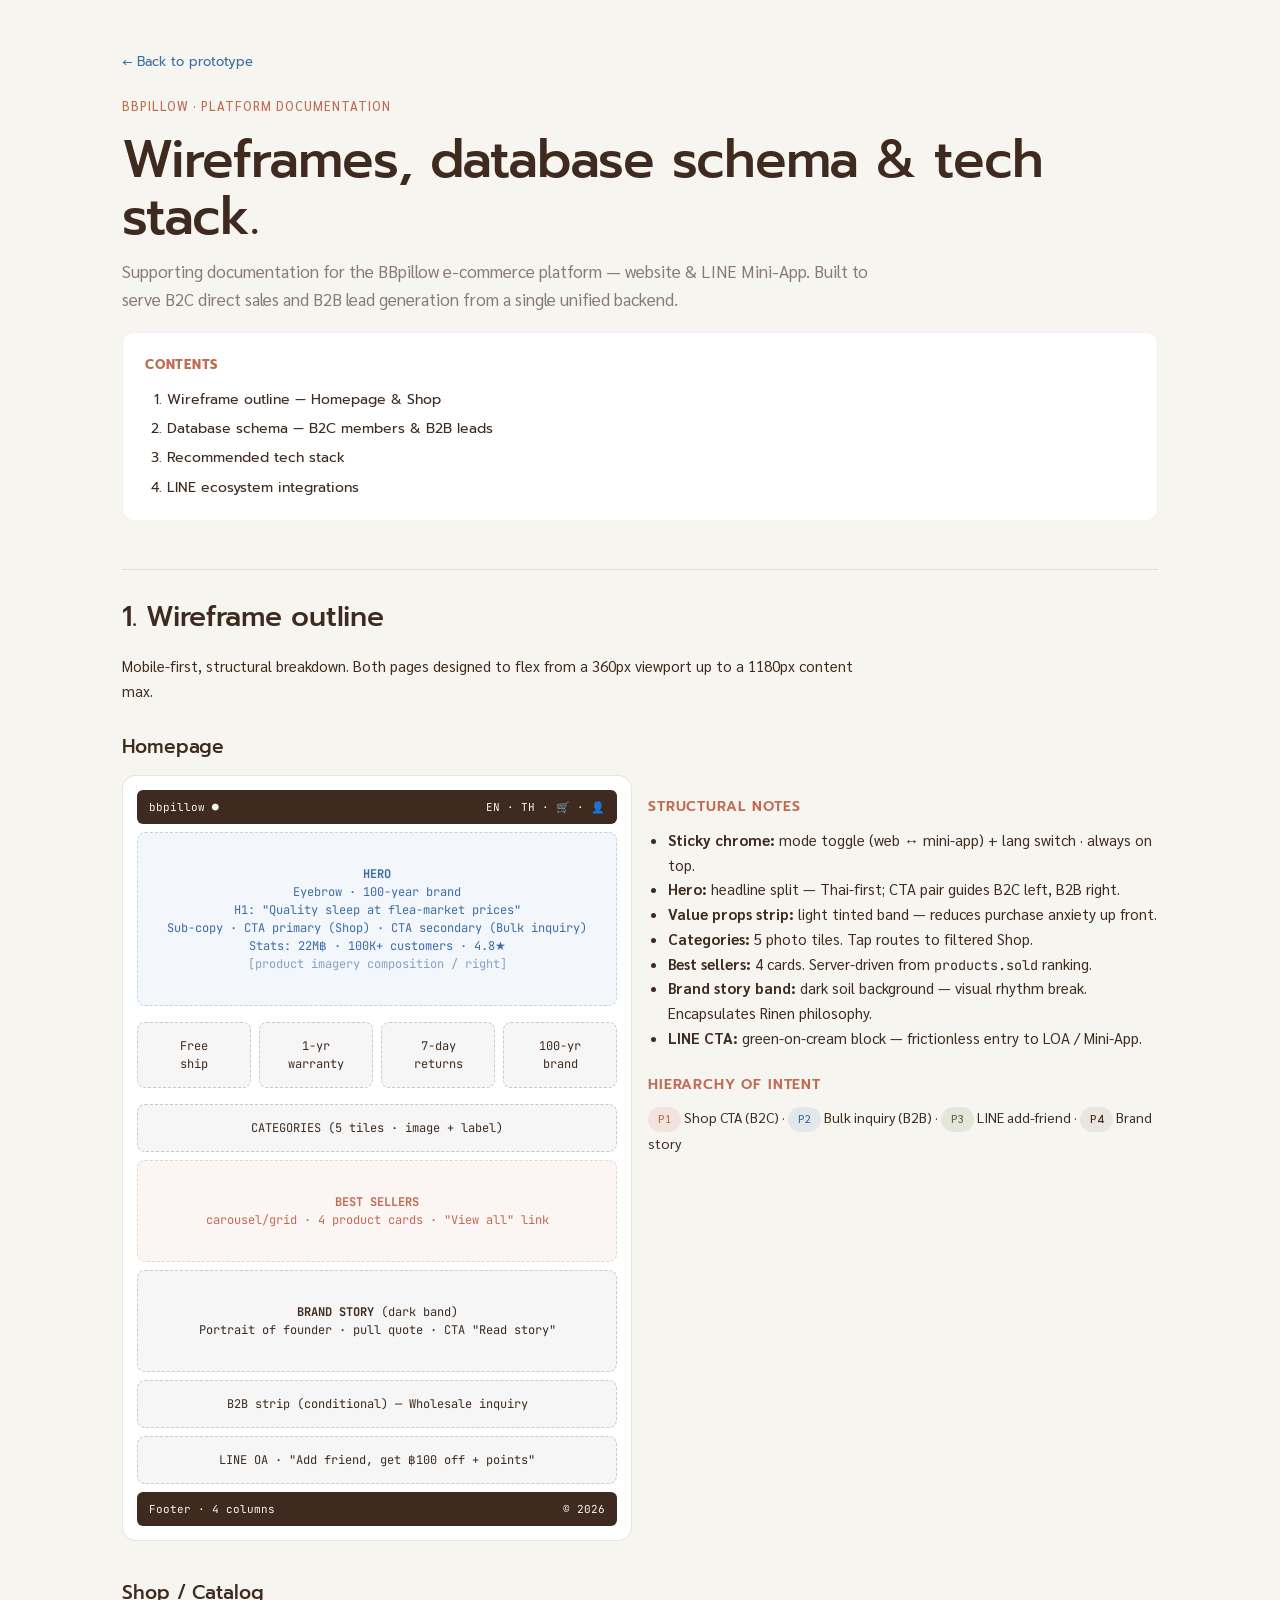
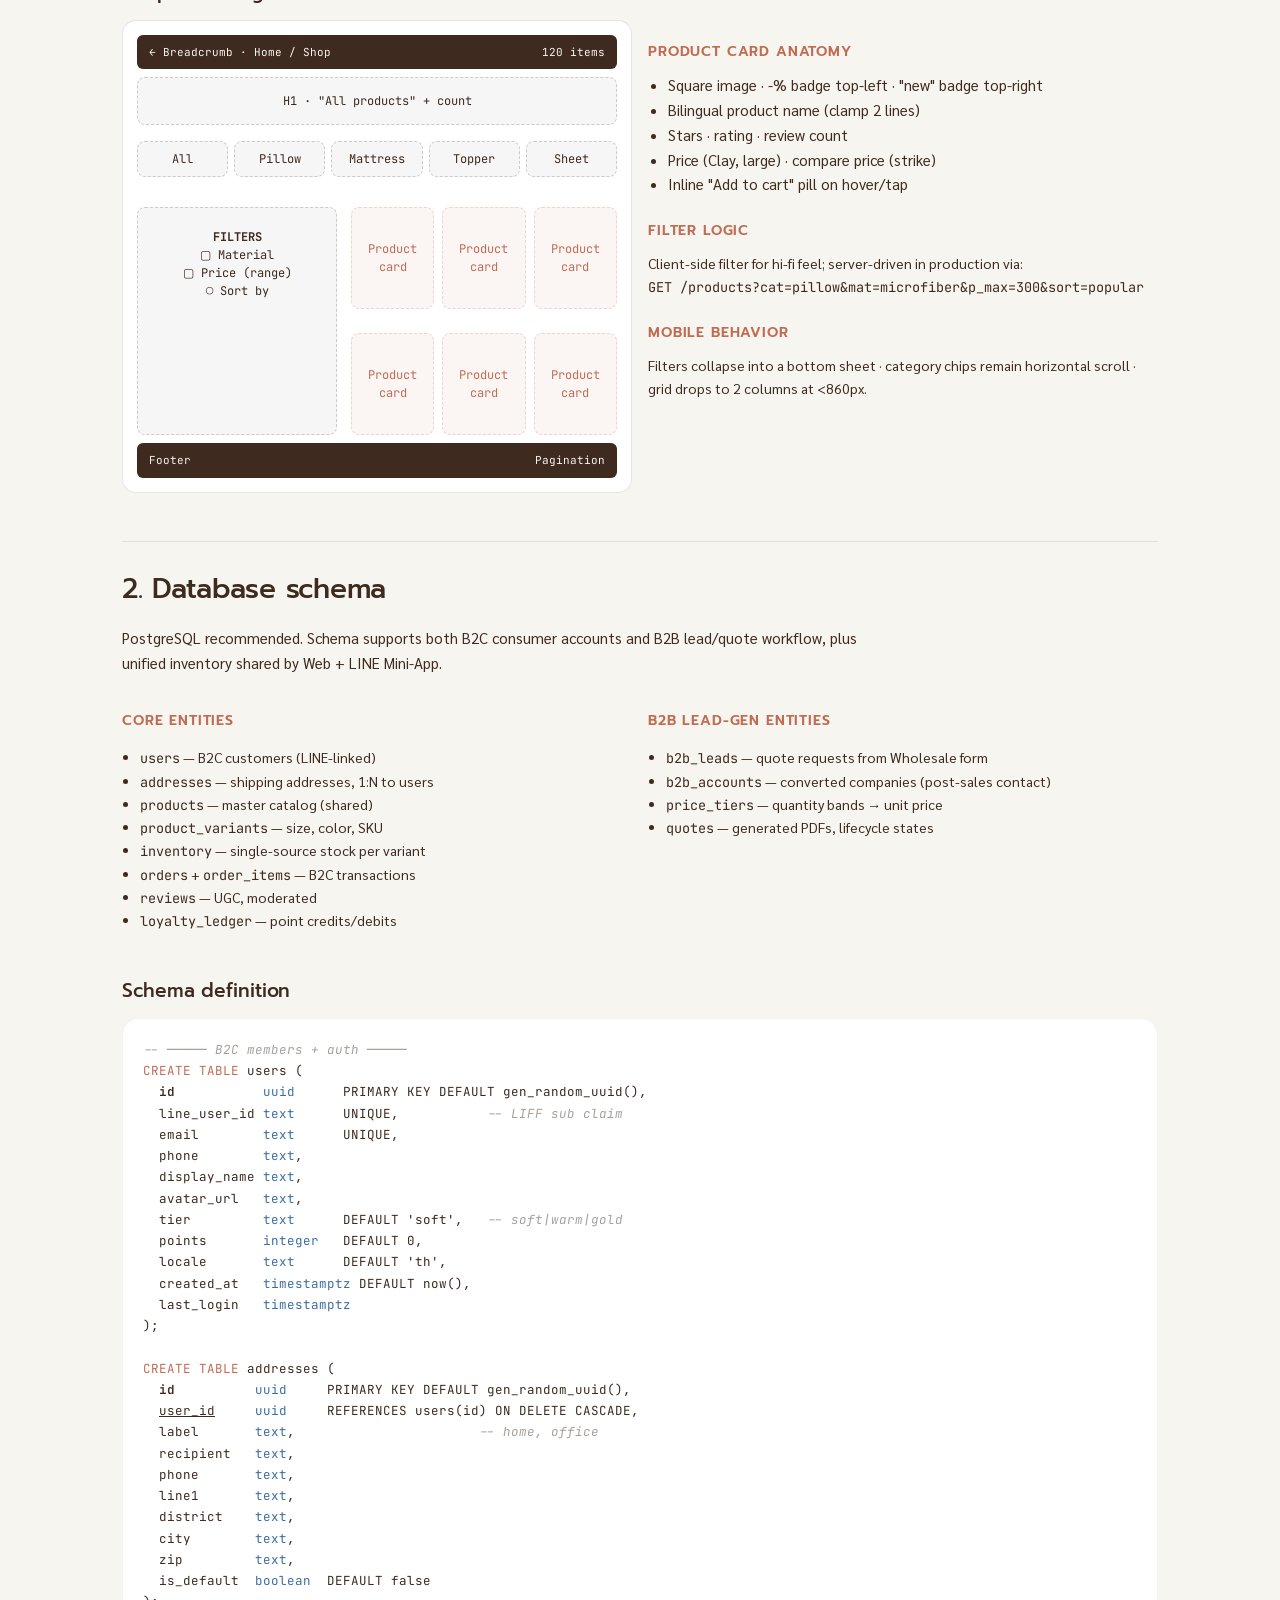
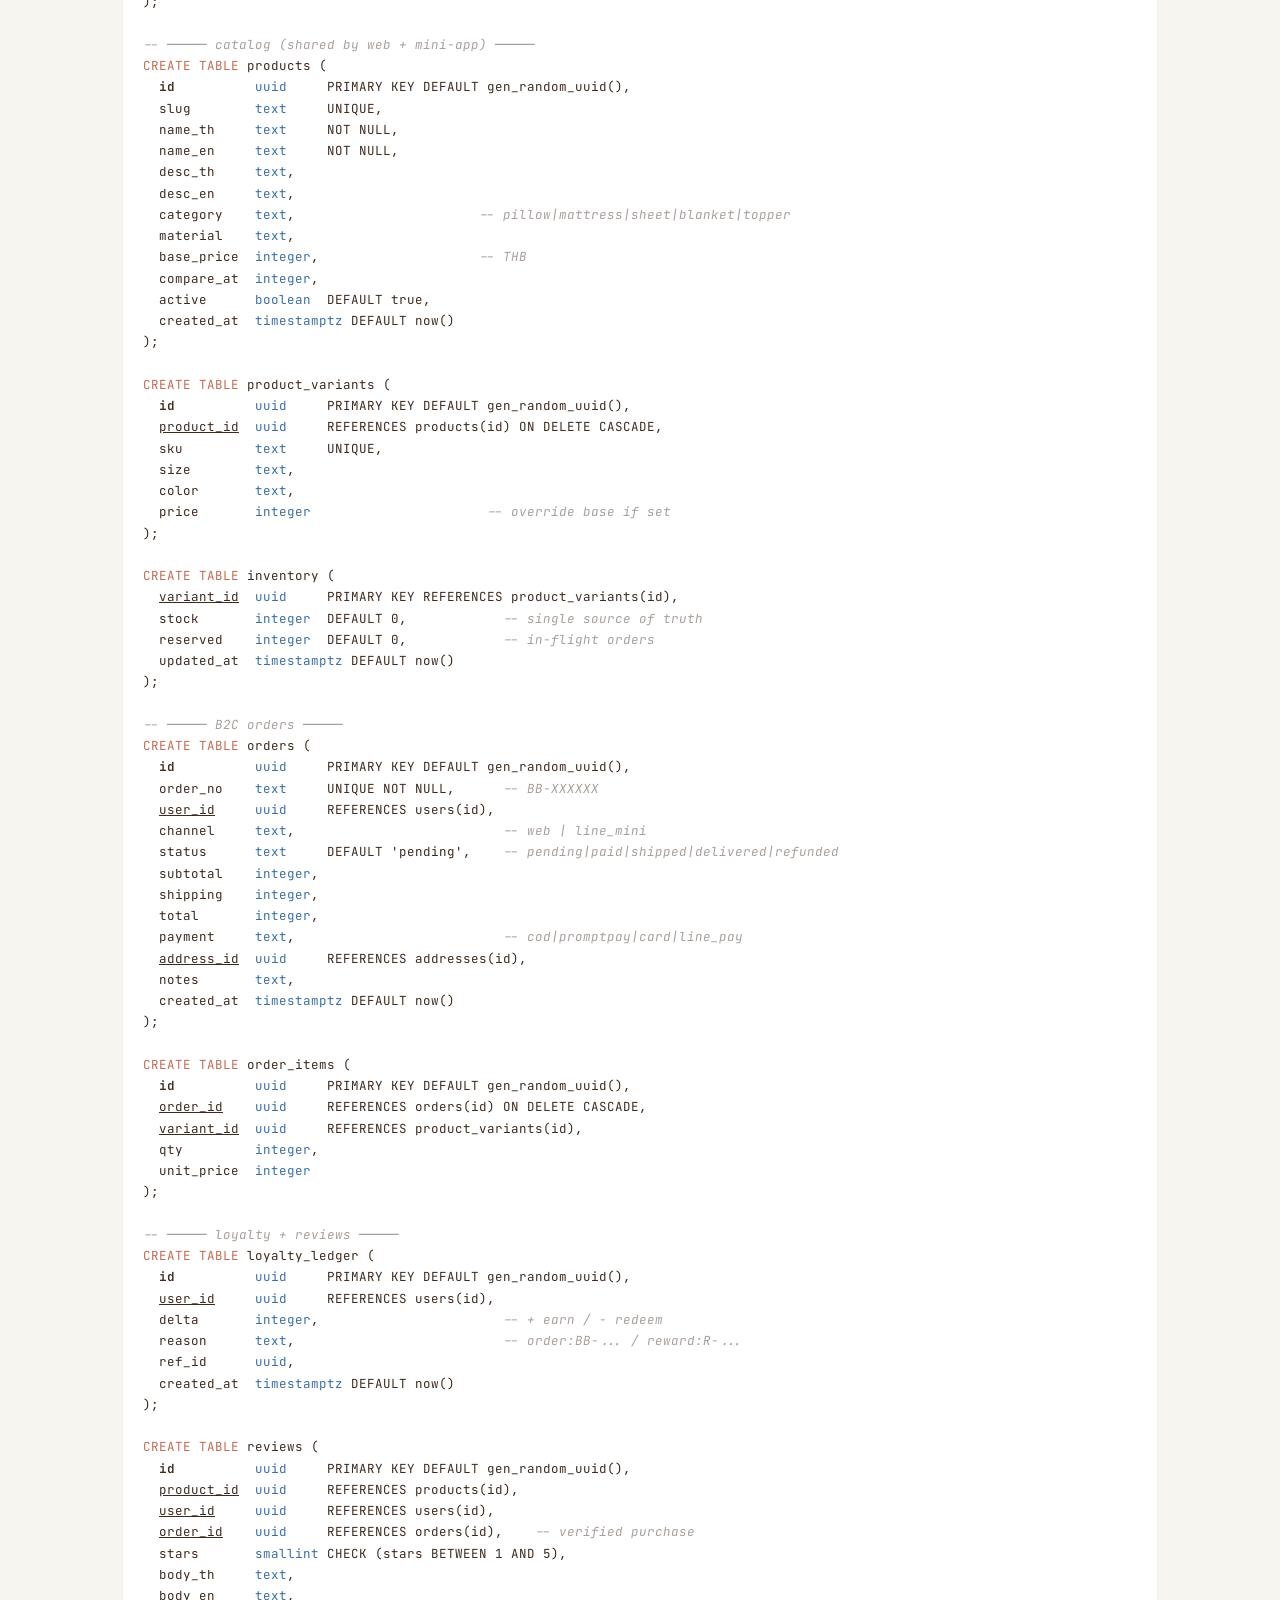
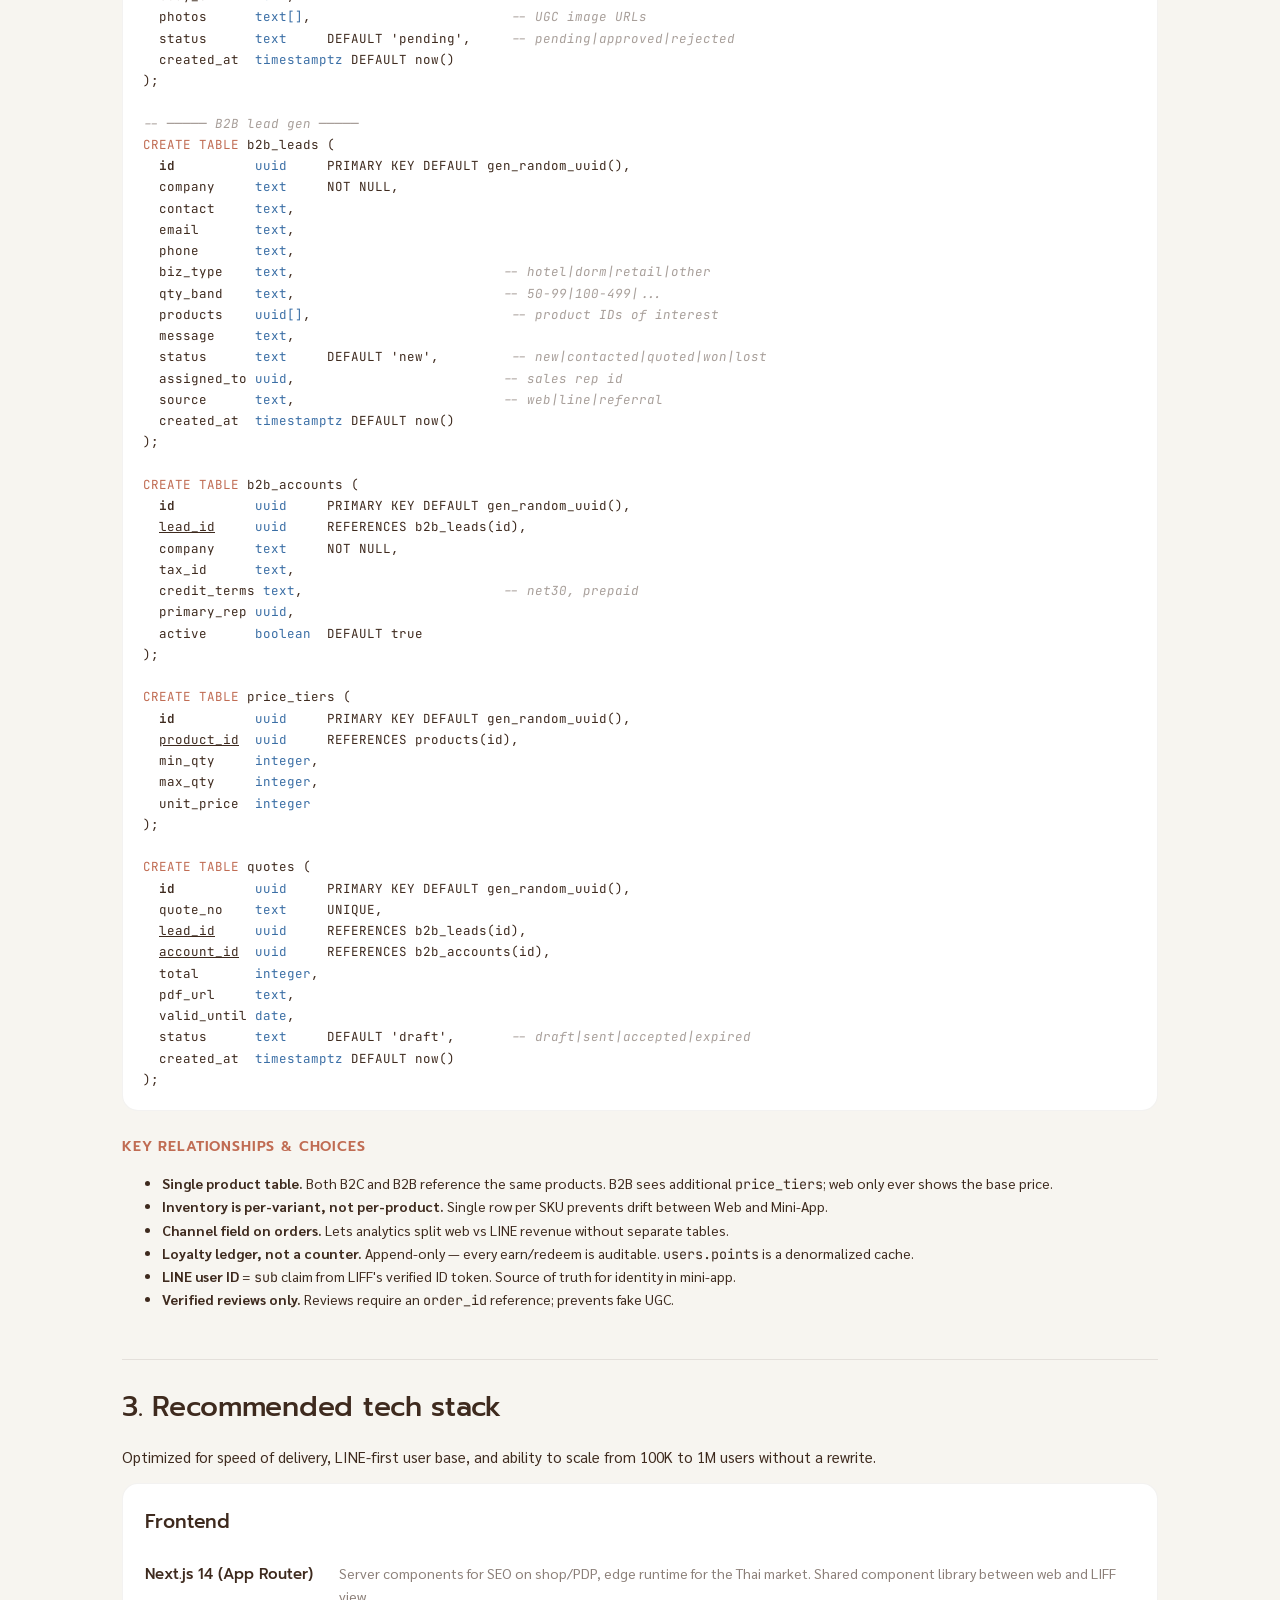
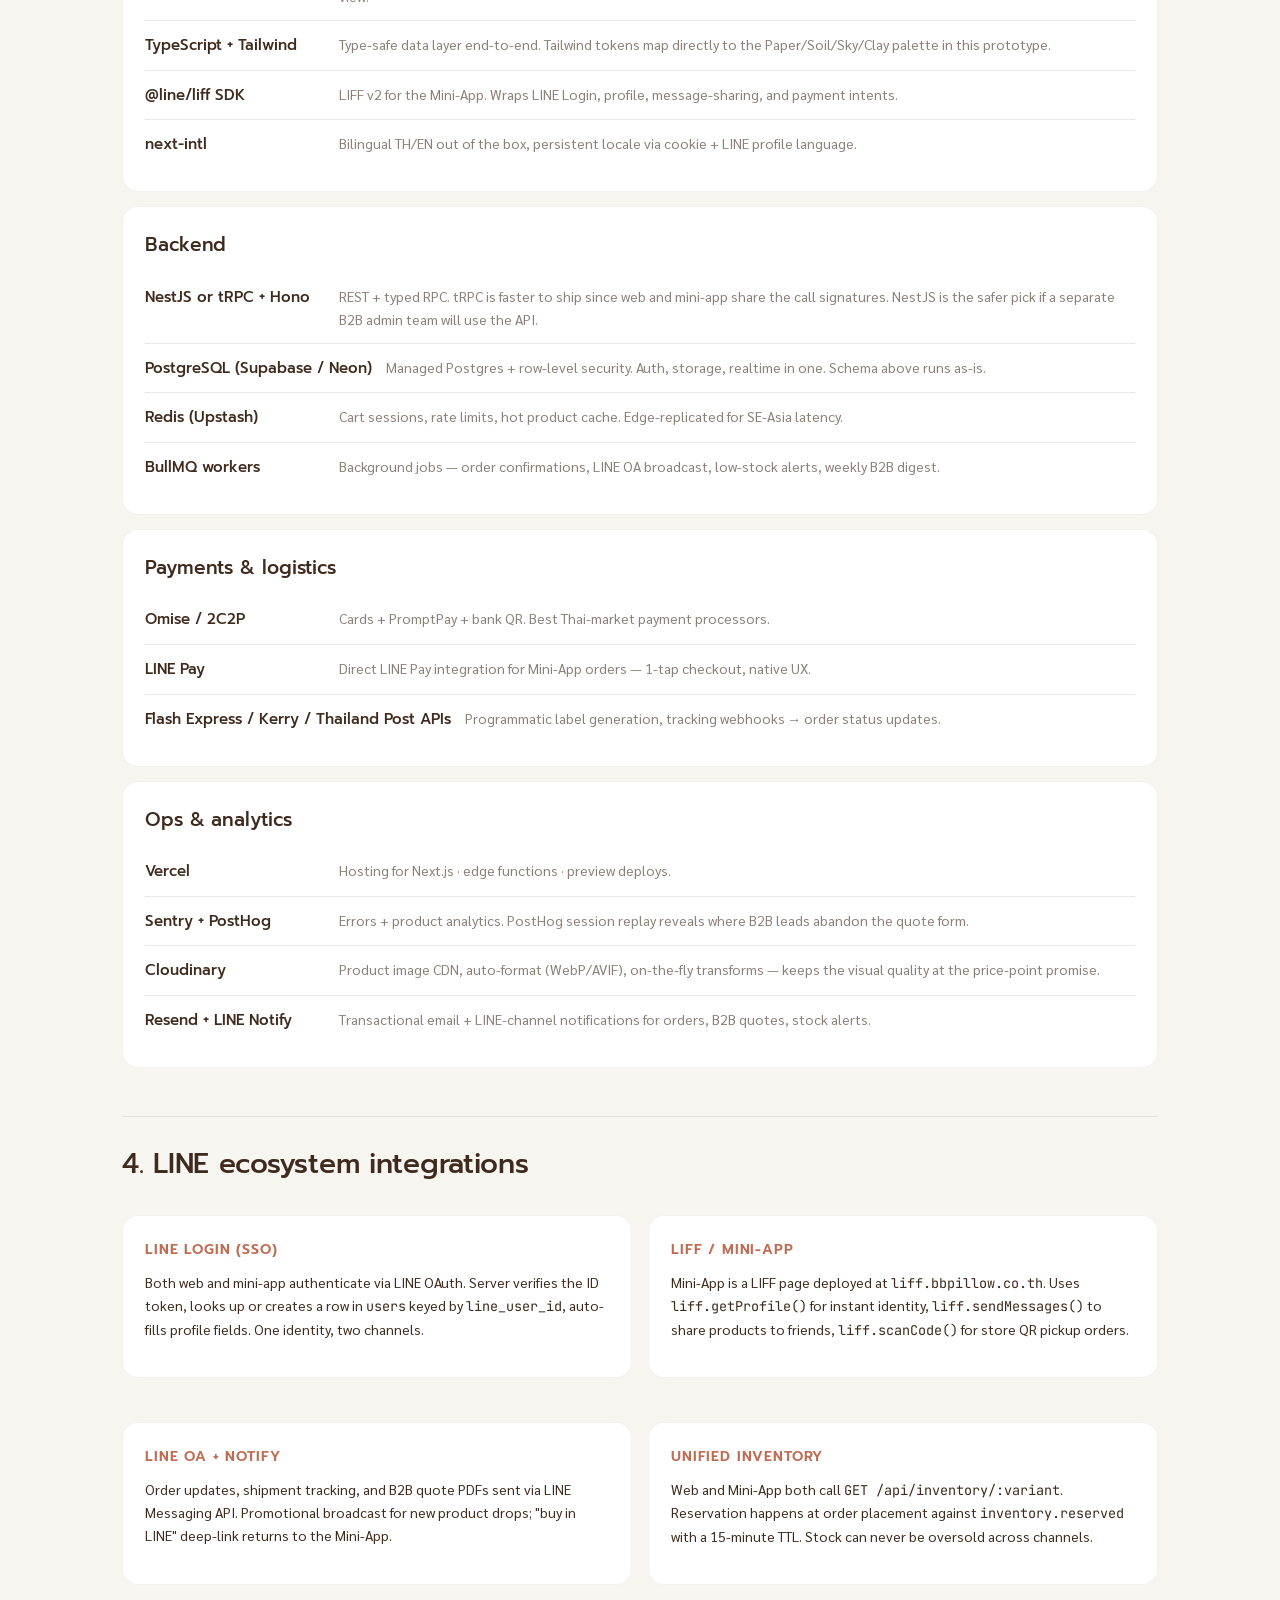
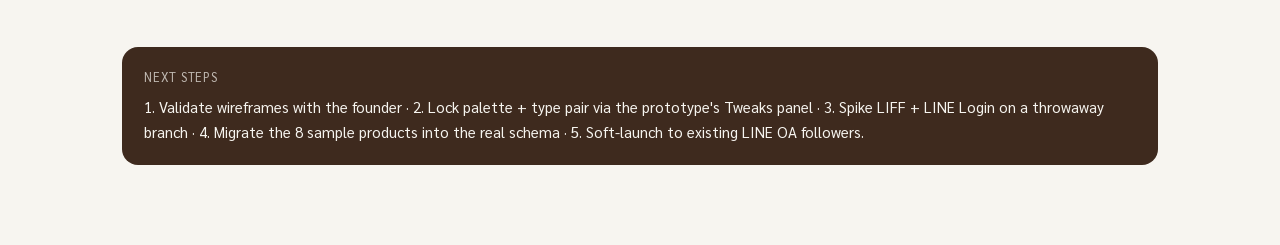
<file: Specs.html>
<!DOCTYPE html>
<html lang="en">
<head>
  <meta charset="UTF-8"/>
  <meta name="viewport" content="width=device-width, initial-scale=1"/>
  <title>BBpillow — Platform Specs</title>
  <link rel="preconnect" href="https://fonts.googleapis.com"/>
  <link rel="preconnect" href="https://fonts.gstatic.com" crossorigin/>
  <link href="https://fonts.googleapis.com/css2?family=Prompt:wght@400;500;600;700&family=Sarabun:wght@300;400;500;600&family=JetBrains+Mono:wght@400;500&display=swap" rel="stylesheet"/>
  <style>
    :root {
      --paper: #F7F5F0; --soil: #3E2A1E; --sky: #3A6EA5; --clay: #C06C53; --sage: #5d6a3f;
      --mute: rgba(62,42,30,.6); --line: rgba(62,42,30,.1);
    }
    * { box-sizing: border-box; }
    html, body { margin: 0; padding: 0; }
    body {
      background: var(--paper); color: var(--soil);
      font-family: "Sarabun", sans-serif;
      -webkit-font-smoothing: antialiased;
      font-size: 15px; line-height: 1.65;
    }
    .wrap { max-width: 1100px; margin: 0 auto; padding: 48px 32px 80px; }
    h1 { font-family: "Prompt", sans-serif; font-size: clamp(36px, 5vw, 52px); font-weight: 500;
         letter-spacing: -0.02em; line-height: 1.1; margin: 0 0 12px; }
    h2 { font-family: "Prompt", sans-serif; font-size: 28px; font-weight: 500; letter-spacing: -0.01em;
         margin: 48px 0 14px; padding-top: 24px; border-top: 1px solid var(--line); }
    h3 { font-family: "Prompt", sans-serif; font-size: 19px; font-weight: 500; letter-spacing: -0.005em;
         margin: 28px 0 12px; }
    h4 { font-family: "Prompt", sans-serif; font-size: 14px; font-weight: 600; letter-spacing: .06em;
         text-transform: uppercase; color: var(--clay); margin: 20px 0 10px; }
    p { margin: 0 0 14px; max-width: 760px; }
    .eyebrow { font-size: 12.5px; font-weight: 500; letter-spacing: .08em; text-transform: uppercase;
               color: var(--clay); margin-bottom: 14px; }
    a { color: var(--sky); }
    code, .mono { font-family: "JetBrains Mono", monospace; font-size: 13.5px; }
    .card { background: #fff; border-radius: 16px; padding: 22px; border: 1px solid rgba(62,42,30,.06); margin: 14px 0; }
    .grid-2 { display: grid; grid-template-columns: 1fr 1fr; gap: 16px; }
    .grid-3 { display: grid; grid-template-columns: repeat(3, 1fr); gap: 14px; }
    @media (max-width: 760px) { .grid-2, .grid-3 { grid-template-columns: 1fr; } }
    .pill { display: inline-flex; align-items: center; gap: 6px;
            padding: 3px 10px; border-radius: 999px; font-size: 11.5px; font-weight: 500;
            background: rgba(58,110,165,.1); color: var(--sky); font-family: "Sarabun", sans-serif; }
    .pill.clay { background: rgba(192,108,83,.12); color: var(--clay); }
    .pill.sage { background: rgba(120,135,90,.14); color: var(--sage); }
    .pill.soil { background: rgba(62,42,30,.08); color: var(--soil); }
    table { width: 100%; border-collapse: collapse; font-size: 13.5px; margin: 12px 0; }
    th, td { text-align: left; padding: 10px 12px; border-bottom: 1px solid var(--line); }
    th { font-family: "Prompt", sans-serif; font-weight: 500; font-size: 12.5px;
         color: var(--mute); letter-spacing: .04em; text-transform: uppercase; }
    .schema {
      background: #fff; border-radius: 16px; padding: 20px; border: 1px solid rgba(62,42,30,.06);
      font-family: "JetBrains Mono", monospace; font-size: 12.5px; line-height: 1.7;
      overflow-x: auto; white-space: pre;
    }
    .schema .k { color: var(--clay); }
    .schema .c { color: rgba(62,42,30,.45); font-style: italic; }
    .schema .t { color: var(--sky); }
    .schema .pk { font-weight: 600; }
    .schema .fk { text-decoration: underline; }
    /* Wireframe */
    .wf { background: #fff; border: 1.5px solid rgba(62,42,30,.12); border-radius: 14px; padding: 14px;
          font-family: "JetBrains Mono", monospace; font-size: 12px; color: var(--soil); }
    .wf-block { background: rgba(62,42,30,.04); border: 1px dashed rgba(62,42,30,.22); border-radius: 8px;
                padding: 14px; margin: 8px 0; text-align: center; line-height: 1.5; }
    .wf-block.tall { padding: 32px 14px; }
    .wf-block.tall.sky { background: rgba(58,110,165,.06); border-color: rgba(58,110,165,.25); color: var(--sky); }
    .wf-block.tall.clay { background: rgba(192,108,83,.07); border-color: rgba(192,108,83,.25); color: var(--clay); }
    .wf-row { display: grid; gap: 8px; }
    .wf-row.c2 { grid-template-columns: 1fr 1fr; }
    .wf-row.c3 { grid-template-columns: 1fr 1fr 1fr; }
    .wf-row.c4 { grid-template-columns: repeat(4, 1fr); }
    .wf-row.c5 { grid-template-columns: repeat(5, 1fr); }
    .wf-bar { background: var(--soil); color: var(--paper); padding: 8px 12px; border-radius: 6px;
              font-size: 11px; display: flex; justify-content: space-between; align-items: center; }
    .nav-back { display: inline-flex; align-items: center; gap: 6px; color: var(--sky);
                text-decoration: none; font-family: "Prompt", sans-serif; font-size: 13px; margin-bottom: 24px; }
    .toc { background: #fff; border-radius: 12px; padding: 18px 22px; border: 1px solid rgba(62,42,30,.06);
           margin: 18px 0 32px; }
    .toc ol { margin: 0; padding-left: 22px; }
    .toc li { font-family: "Prompt", sans-serif; font-size: 14px; padding: 3px 0; }
    .toc a { color: var(--soil); text-decoration: none; }
    .toc a:hover { color: var(--clay); }
    .stack-item { display: flex; gap: 14px; padding: 12px 0; border-bottom: 1px solid var(--line); }
    .stack-item:last-child { border-bottom: 0; }
    .stack-item .name { font-family: "Prompt", sans-serif; font-weight: 500; min-width: 180px; color: var(--soil); }
    .stack-item .desc { color: var(--mute); font-size: 14px; flex: 1; }
  </style>
</head>
<body>
<div class="wrap">

  <a href="index.html" class="nav-back">← Back to prototype</a>

  <div class="eyebrow">BBpillow · Platform documentation</div>
  <h1>Wireframes, database schema &amp; tech stack.</h1>
  <p style="font-size:17px; color: var(--mute); margin-top: 8px;">
    Supporting documentation for the BBpillow e-commerce platform — website &amp; LINE Mini-App.
    Built to serve B2C direct sales and B2B lead generation from a single unified backend.
  </p>

  <div class="toc">
    <strong style="font-family: 'Prompt', sans-serif; font-size:13px; letter-spacing:.06em; text-transform:uppercase; color: var(--clay);">Contents</strong>
    <ol style="margin-top: 10px;">
      <li><a href="#wireframes">Wireframe outline — Homepage &amp; Shop</a></li>
      <li><a href="#schema">Database schema — B2C members &amp; B2B leads</a></li>
      <li><a href="#stack">Recommended tech stack</a></li>
      <li><a href="#integrations">LINE ecosystem integrations</a></li>
    </ol>
  </div>

  <!-- ───────────────────────────────────────────── -->
  <h2 id="wireframes">1. Wireframe outline</h2>
  <p>Mobile-first, structural breakdown. Both pages designed to flex from a 360px viewport up to a 1180px content max.</p>

  <h3>Homepage</h3>
  <div class="grid-2">
    <div>
      <div class="wf">
        <div class="wf-bar"><span>bbpillow ●</span><span>EN · TH · 🛒 · 👤</span></div>
        <div class="wf-block tall sky">
          <strong>HERO</strong><br/>
          Eyebrow · 100-year brand<br/>
          H1: "Quality sleep at flea-market prices"<br/>
          Sub-copy · CTA primary (Shop) · CTA secondary (Bulk inquiry)<br/>
          Stats: 22M฿ · 100K+ customers · 4.8★<br/>
          <span style="opacity:.6;">[product imagery composition / right]</span>
        </div>
        <div class="wf-row c4">
          <div class="wf-block">Free<br/>ship</div>
          <div class="wf-block">1-yr<br/>warranty</div>
          <div class="wf-block">7-day<br/>returns</div>
          <div class="wf-block">100-yr<br/>brand</div>
        </div>
        <div class="wf-block">CATEGORIES (5 tiles · image + label)</div>
        <div class="wf-block tall clay">
          <strong>BEST SELLERS</strong><br/>
          carousel/grid · 4 product cards · "View all" link
        </div>
        <div class="wf-block tall">
          <strong>BRAND STORY</strong> (dark band)<br/>
          Portrait of founder · pull quote · CTA "Read story"
        </div>
        <div class="wf-block">B2B strip (conditional) — Wholesale inquiry</div>
        <div class="wf-block">LINE OA · "Add friend, get ฿100 off + points"</div>
        <div class="wf-bar"><span>Footer · 4 columns</span><span>© 2026</span></div>
      </div>
    </div>
    <div>
      <h4>Structural notes</h4>
      <ul style="padding-left: 20px; margin: 0;">
        <li><strong>Sticky chrome:</strong> mode toggle (web ↔ mini-app) + lang switch · always on top.</li>
        <li><strong>Hero:</strong> headline split — Thai-first; CTA pair guides B2C left, B2B right.</li>
        <li><strong>Value props strip:</strong> light tinted band — reduces purchase anxiety up front.</li>
        <li><strong>Categories:</strong> 5 photo tiles. Tap routes to filtered Shop.</li>
        <li><strong>Best sellers:</strong> 4 cards. Server-driven from <code>products.sold</code> ranking.</li>
        <li><strong>Brand story band:</strong> dark soil background — visual rhythm break. Encapsulates Rinen philosophy.</li>
        <li><strong>LINE CTA:</strong> green-on-cream block — frictionless entry to LOA / Mini-App.</li>
      </ul>
      <h4 style="margin-top: 22px;">Hierarchy of intent</h4>
      <p style="font-size: 14px;">
        <span class="pill clay">P1</span> Shop CTA (B2C) ·
        <span class="pill">P2</span> Bulk inquiry (B2B) ·
        <span class="pill sage">P3</span> LINE add-friend ·
        <span class="pill soil">P4</span> Brand story
      </p>
    </div>
  </div>

  <h3 style="margin-top: 36px;">Shop / Catalog</h3>
  <div class="grid-2">
    <div>
      <div class="wf">
        <div class="wf-bar"><span>← Breadcrumb · Home / Shop</span><span>120 items</span></div>
        <div class="wf-block">H1 · "All products" + count</div>
        <div class="wf-row c5" style="gap:6px;">
          <div class="wf-block" style="padding:8px 6px;">All</div>
          <div class="wf-block" style="padding:8px 6px;">Pillow</div>
          <div class="wf-block" style="padding:8px 6px;">Mattress</div>
          <div class="wf-block" style="padding:8px 6px;">Topper</div>
          <div class="wf-block" style="padding:8px 6px;">Sheet</div>
        </div>
        <div class="wf-row" style="grid-template-columns: 200px 1fr; gap:14px; margin-top: 14px;">
          <div class="wf-block tall" style="padding: 20px 12px;">
            <strong>FILTERS</strong><br/>
            ▢ Material<br/>
            ▢ Price (range)<br/>
            ◯ Sort by
          </div>
          <div class="wf-row c3">
            <div class="wf-block tall clay">Product card</div>
            <div class="wf-block tall clay">Product card</div>
            <div class="wf-block tall clay">Product card</div>
            <div class="wf-block tall clay">Product card</div>
            <div class="wf-block tall clay">Product card</div>
            <div class="wf-block tall clay">Product card</div>
          </div>
        </div>
        <div class="wf-bar"><span>Footer</span><span>Pagination</span></div>
      </div>
    </div>
    <div>
      <h4>Product card anatomy</h4>
      <ul style="padding-left: 20px; margin: 0;">
        <li>Square image · -% badge top-left · "new" badge top-right</li>
        <li>Bilingual product name (clamp 2 lines)</li>
        <li>Stars · rating · review count</li>
        <li>Price (Clay, large) · compare price (strike)</li>
        <li>Inline "Add to cart" pill on hover/tap</li>
      </ul>
      <h4 style="margin-top: 22px;">Filter logic</h4>
      <p style="font-size: 14px;">
        Client-side filter for hi-fi feel; server-driven in production via:<br/>
        <code>GET /products?cat=pillow&amp;mat=microfiber&amp;p_max=300&amp;sort=popular</code>
      </p>
      <h4 style="margin-top: 22px;">Mobile behavior</h4>
      <p style="font-size: 14px;">
        Filters collapse into a bottom sheet · category chips remain horizontal scroll · grid drops to 2 columns at &lt;860px.
      </p>
    </div>
  </div>

  <!-- ───────────────────────────────────────────── -->
  <h2 id="schema">2. Database schema</h2>
  <p>PostgreSQL recommended. Schema supports both B2C consumer accounts and B2B lead/quote workflow, plus unified inventory shared by Web + LINE Mini-App.</p>

  <div class="grid-2">
    <div>
      <h4>Core entities</h4>
      <ul style="font-size: 14px; padding-left: 18px;">
        <li><code>users</code> — B2C customers (LINE-linked)</li>
        <li><code>addresses</code> — shipping addresses, 1:N to users</li>
        <li><code>products</code> — master catalog (shared)</li>
        <li><code>product_variants</code> — size, color, SKU</li>
        <li><code>inventory</code> — single-source stock per variant</li>
        <li><code>orders</code> + <code>order_items</code> — B2C transactions</li>
        <li><code>reviews</code> — UGC, moderated</li>
        <li><code>loyalty_ledger</code> — point credits/debits</li>
      </ul>
    </div>
    <div>
      <h4>B2B lead-gen entities</h4>
      <ul style="font-size: 14px; padding-left: 18px;">
        <li><code>b2b_leads</code> — quote requests from Wholesale form</li>
        <li><code>b2b_accounts</code> — converted companies (post-sales contact)</li>
        <li><code>price_tiers</code> — quantity bands → unit price</li>
        <li><code>quotes</code> — generated PDFs, lifecycle states</li>
      </ul>
    </div>
  </div>

  <h3>Schema definition</h3>
  <div class="schema"><span class="c">-- ───── B2C members + auth ─────</span>
<span class="k">CREATE TABLE</span> users (
  <span class="pk">id</span>           <span class="t">uuid</span>      PRIMARY KEY DEFAULT gen_random_uuid(),
  line_user_id <span class="t">text</span>      UNIQUE,           <span class="c">-- LIFF sub claim</span>
  email        <span class="t">text</span>      UNIQUE,
  phone        <span class="t">text</span>,
  display_name <span class="t">text</span>,
  avatar_url   <span class="t">text</span>,
  tier         <span class="t">text</span>      DEFAULT 'soft',   <span class="c">-- soft|warm|gold</span>
  points       <span class="t">integer</span>   DEFAULT 0,
  locale       <span class="t">text</span>      DEFAULT 'th',
  created_at   <span class="t">timestamptz</span> DEFAULT now(),
  last_login   <span class="t">timestamptz</span>
);

<span class="k">CREATE TABLE</span> addresses (
  <span class="pk">id</span>          <span class="t">uuid</span>     PRIMARY KEY DEFAULT gen_random_uuid(),
  <span class="fk">user_id</span>     <span class="t">uuid</span>     REFERENCES users(id) ON DELETE CASCADE,
  label       <span class="t">text</span>,                       <span class="c">-- home, office</span>
  recipient   <span class="t">text</span>,
  phone       <span class="t">text</span>,
  line1       <span class="t">text</span>,
  district    <span class="t">text</span>,
  city        <span class="t">text</span>,
  zip         <span class="t">text</span>,
  is_default  <span class="t">boolean</span>  DEFAULT false
);

<span class="c">-- ───── catalog (shared by web + mini-app) ─────</span>
<span class="k">CREATE TABLE</span> products (
  <span class="pk">id</span>          <span class="t">uuid</span>     PRIMARY KEY DEFAULT gen_random_uuid(),
  slug        <span class="t">text</span>     UNIQUE,
  name_th     <span class="t">text</span>     NOT NULL,
  name_en     <span class="t">text</span>     NOT NULL,
  desc_th     <span class="t">text</span>,
  desc_en     <span class="t">text</span>,
  category    <span class="t">text</span>,                       <span class="c">-- pillow|mattress|sheet|blanket|topper</span>
  material    <span class="t">text</span>,
  base_price  <span class="t">integer</span>,                    <span class="c">-- THB</span>
  compare_at  <span class="t">integer</span>,
  active      <span class="t">boolean</span>  DEFAULT true,
  created_at  <span class="t">timestamptz</span> DEFAULT now()
);

<span class="k">CREATE TABLE</span> product_variants (
  <span class="pk">id</span>          <span class="t">uuid</span>     PRIMARY KEY DEFAULT gen_random_uuid(),
  <span class="fk">product_id</span>  <span class="t">uuid</span>     REFERENCES products(id) ON DELETE CASCADE,
  sku         <span class="t">text</span>     UNIQUE,
  size        <span class="t">text</span>,
  color       <span class="t">text</span>,
  price       <span class="t">integer</span>                      <span class="c">-- override base if set</span>
);

<span class="k">CREATE TABLE</span> inventory (
  <span class="fk">variant_id</span>  <span class="t">uuid</span>     PRIMARY KEY REFERENCES product_variants(id),
  stock       <span class="t">integer</span>  DEFAULT 0,            <span class="c">-- single source of truth</span>
  reserved    <span class="t">integer</span>  DEFAULT 0,            <span class="c">-- in-flight orders</span>
  updated_at  <span class="t">timestamptz</span> DEFAULT now()
);

<span class="c">-- ───── B2C orders ─────</span>
<span class="k">CREATE TABLE</span> orders (
  <span class="pk">id</span>          <span class="t">uuid</span>     PRIMARY KEY DEFAULT gen_random_uuid(),
  order_no    <span class="t">text</span>     UNIQUE NOT NULL,      <span class="c">-- BB-XXXXXX</span>
  <span class="fk">user_id</span>     <span class="t">uuid</span>     REFERENCES users(id),
  channel     <span class="t">text</span>,                          <span class="c">-- web | line_mini</span>
  status      <span class="t">text</span>     DEFAULT 'pending',    <span class="c">-- pending|paid|shipped|delivered|refunded</span>
  subtotal    <span class="t">integer</span>,
  shipping    <span class="t">integer</span>,
  total       <span class="t">integer</span>,
  payment     <span class="t">text</span>,                          <span class="c">-- cod|promptpay|card|line_pay</span>
  <span class="fk">address_id</span>  <span class="t">uuid</span>     REFERENCES addresses(id),
  notes       <span class="t">text</span>,
  created_at  <span class="t">timestamptz</span> DEFAULT now()
);

<span class="k">CREATE TABLE</span> order_items (
  <span class="pk">id</span>          <span class="t">uuid</span>     PRIMARY KEY DEFAULT gen_random_uuid(),
  <span class="fk">order_id</span>    <span class="t">uuid</span>     REFERENCES orders(id) ON DELETE CASCADE,
  <span class="fk">variant_id</span>  <span class="t">uuid</span>     REFERENCES product_variants(id),
  qty         <span class="t">integer</span>,
  unit_price  <span class="t">integer</span>
);

<span class="c">-- ───── loyalty + reviews ─────</span>
<span class="k">CREATE TABLE</span> loyalty_ledger (
  <span class="pk">id</span>          <span class="t">uuid</span>     PRIMARY KEY DEFAULT gen_random_uuid(),
  <span class="fk">user_id</span>     <span class="t">uuid</span>     REFERENCES users(id),
  delta       <span class="t">integer</span>,                       <span class="c">-- + earn / - redeem</span>
  reason      <span class="t">text</span>,                          <span class="c">-- order:BB-... / reward:R-...</span>
  ref_id      <span class="t">uuid</span>,
  created_at  <span class="t">timestamptz</span> DEFAULT now()
);

<span class="k">CREATE TABLE</span> reviews (
  <span class="pk">id</span>          <span class="t">uuid</span>     PRIMARY KEY DEFAULT gen_random_uuid(),
  <span class="fk">product_id</span>  <span class="t">uuid</span>     REFERENCES products(id),
  <span class="fk">user_id</span>     <span class="t">uuid</span>     REFERENCES users(id),
  <span class="fk">order_id</span>    <span class="t">uuid</span>     REFERENCES orders(id),    <span class="c">-- verified purchase</span>
  stars       <span class="t">smallint</span> CHECK (stars BETWEEN 1 AND 5),
  body_th     <span class="t">text</span>,
  body_en     <span class="t">text</span>,
  photos      <span class="t">text[]</span>,                         <span class="c">-- UGC image URLs</span>
  status      <span class="t">text</span>     DEFAULT 'pending',     <span class="c">-- pending|approved|rejected</span>
  created_at  <span class="t">timestamptz</span> DEFAULT now()
);

<span class="c">-- ───── B2B lead gen ─────</span>
<span class="k">CREATE TABLE</span> b2b_leads (
  <span class="pk">id</span>          <span class="t">uuid</span>     PRIMARY KEY DEFAULT gen_random_uuid(),
  company     <span class="t">text</span>     NOT NULL,
  contact     <span class="t">text</span>,
  email       <span class="t">text</span>,
  phone       <span class="t">text</span>,
  biz_type    <span class="t">text</span>,                          <span class="c">-- hotel|dorm|retail|other</span>
  qty_band    <span class="t">text</span>,                          <span class="c">-- 50-99|100-499|...</span>
  products    <span class="t">uuid[]</span>,                         <span class="c">-- product IDs of interest</span>
  message     <span class="t">text</span>,
  status      <span class="t">text</span>     DEFAULT 'new',         <span class="c">-- new|contacted|quoted|won|lost</span>
  assigned_to <span class="t">uuid</span>,                          <span class="c">-- sales rep id</span>
  source      <span class="t">text</span>,                          <span class="c">-- web|line|referral</span>
  created_at  <span class="t">timestamptz</span> DEFAULT now()
);

<span class="k">CREATE TABLE</span> b2b_accounts (
  <span class="pk">id</span>          <span class="t">uuid</span>     PRIMARY KEY DEFAULT gen_random_uuid(),
  <span class="fk">lead_id</span>     <span class="t">uuid</span>     REFERENCES b2b_leads(id),
  company     <span class="t">text</span>     NOT NULL,
  tax_id      <span class="t">text</span>,
  credit_terms <span class="t">text</span>,                         <span class="c">-- net30, prepaid</span>
  primary_rep <span class="t">uuid</span>,
  active      <span class="t">boolean</span>  DEFAULT true
);

<span class="k">CREATE TABLE</span> price_tiers (
  <span class="pk">id</span>          <span class="t">uuid</span>     PRIMARY KEY DEFAULT gen_random_uuid(),
  <span class="fk">product_id</span>  <span class="t">uuid</span>     REFERENCES products(id),
  min_qty     <span class="t">integer</span>,
  max_qty     <span class="t">integer</span>,
  unit_price  <span class="t">integer</span>
);

<span class="k">CREATE TABLE</span> quotes (
  <span class="pk">id</span>          <span class="t">uuid</span>     PRIMARY KEY DEFAULT gen_random_uuid(),
  quote_no    <span class="t">text</span>     UNIQUE,
  <span class="fk">lead_id</span>     <span class="t">uuid</span>     REFERENCES b2b_leads(id),
  <span class="fk">account_id</span>  <span class="t">uuid</span>     REFERENCES b2b_accounts(id),
  total       <span class="t">integer</span>,
  pdf_url     <span class="t">text</span>,
  valid_until <span class="t">date</span>,
  status      <span class="t">text</span>     DEFAULT 'draft',       <span class="c">-- draft|sent|accepted|expired</span>
  created_at  <span class="t">timestamptz</span> DEFAULT now()
);</div>

  <h4 style="margin-top: 24px;">Key relationships &amp; choices</h4>
  <ul style="font-size: 14px;">
    <li><strong>Single product table.</strong> Both B2C and B2B reference the same products. B2B sees additional <code>price_tiers</code>; web only ever shows the base price.</li>
    <li><strong>Inventory is per-variant, not per-product.</strong> Single row per SKU prevents drift between Web and Mini-App.</li>
    <li><strong>Channel field on orders.</strong> Lets analytics split web vs LINE revenue without separate tables.</li>
    <li><strong>Loyalty ledger, not a counter.</strong> Append-only — every earn/redeem is auditable. <code>users.points</code> is a denormalized cache.</li>
    <li><strong>LINE user ID</strong> = <code>sub</code> claim from LIFF's verified ID token. Source of truth for identity in mini-app.</li>
    <li><strong>Verified reviews only.</strong> Reviews require an <code>order_id</code> reference; prevents fake UGC.</li>
  </ul>

  <!-- ───────────────────────────────────────────── -->
  <h2 id="stack">3. Recommended tech stack</h2>
  <p>Optimized for speed of delivery, LINE-first user base, and ability to scale from 100K to 1M users without a rewrite.</p>

  <div class="card">
    <h3 style="margin-top: 0;">Frontend</h3>
    <div class="stack-item">
      <span class="name">Next.js 14 (App Router)</span>
      <span class="desc">Server components for SEO on shop/PDP, edge runtime for the Thai market. Shared component library between web and LIFF view.</span>
    </div>
    <div class="stack-item">
      <span class="name">TypeScript + Tailwind</span>
      <span class="desc">Type-safe data layer end-to-end. Tailwind tokens map directly to the Paper/Soil/Sky/Clay palette in this prototype.</span>
    </div>
    <div class="stack-item">
      <span class="name">@line/liff SDK</span>
      <span class="desc">LIFF v2 for the Mini-App. Wraps LINE Login, profile, message-sharing, and payment intents.</span>
    </div>
    <div class="stack-item">
      <span class="name">next-intl</span>
      <span class="desc">Bilingual TH/EN out of the box, persistent locale via cookie + LINE profile language.</span>
    </div>
  </div>

  <div class="card">
    <h3 style="margin-top: 0;">Backend</h3>
    <div class="stack-item">
      <span class="name">NestJS or tRPC + Hono</span>
      <span class="desc">REST + typed RPC. tRPC is faster to ship since web and mini-app share the call signatures. NestJS is the safer pick if a separate B2B admin team will use the API.</span>
    </div>
    <div class="stack-item">
      <span class="name">PostgreSQL (Supabase / Neon)</span>
      <span class="desc">Managed Postgres + row-level security. Auth, storage, realtime in one. Schema above runs as-is.</span>
    </div>
    <div class="stack-item">
      <span class="name">Redis (Upstash)</span>
      <span class="desc">Cart sessions, rate limits, hot product cache. Edge-replicated for SE-Asia latency.</span>
    </div>
    <div class="stack-item">
      <span class="name">BullMQ workers</span>
      <span class="desc">Background jobs — order confirmations, LINE OA broadcast, low-stock alerts, weekly B2B digest.</span>
    </div>
  </div>

  <div class="card">
    <h3 style="margin-top: 0;">Payments &amp; logistics</h3>
    <div class="stack-item">
      <span class="name">Omise / 2C2P</span>
      <span class="desc">Cards + PromptPay + bank QR. Best Thai-market payment processors.</span>
    </div>
    <div class="stack-item">
      <span class="name">LINE Pay</span>
      <span class="desc">Direct LINE Pay integration for Mini-App orders — 1-tap checkout, native UX.</span>
    </div>
    <div class="stack-item">
      <span class="name">Flash Express / Kerry / Thailand Post APIs</span>
      <span class="desc">Programmatic label generation, tracking webhooks → order status updates.</span>
    </div>
  </div>

  <div class="card">
    <h3 style="margin-top: 0;">Ops &amp; analytics</h3>
    <div class="stack-item">
      <span class="name">Vercel</span>
      <span class="desc">Hosting for Next.js · edge functions · preview deploys.</span>
    </div>
    <div class="stack-item">
      <span class="name">Sentry + PostHog</span>
      <span class="desc">Errors + product analytics. PostHog session replay reveals where B2B leads abandon the quote form.</span>
    </div>
    <div class="stack-item">
      <span class="name">Cloudinary</span>
      <span class="desc">Product image CDN, auto-format (WebP/AVIF), on-the-fly transforms — keeps the visual quality at the price-point promise.</span>
    </div>
    <div class="stack-item">
      <span class="name">Resend + LINE Notify</span>
      <span class="desc">Transactional email + LINE-channel notifications for orders, B2B quotes, stock alerts.</span>
    </div>
  </div>

  <!-- ───────────────────────────────────────────── -->
  <h2 id="integrations">4. LINE ecosystem integrations</h2>

  <div class="grid-2">
    <div class="card">
      <h4 style="margin-top:0;">LINE Login (SSO)</h4>
      <p style="font-size: 14px;">
        Both web and mini-app authenticate via LINE OAuth.
        Server verifies the ID token, looks up or creates a row in <code>users</code> keyed by <code>line_user_id</code>,
        auto-fills profile fields. One identity, two channels.
      </p>
    </div>
    <div class="card">
      <h4 style="margin-top:0;">LIFF / Mini-App</h4>
      <p style="font-size: 14px;">
        Mini-App is a LIFF page deployed at <code>liff.bbpillow.co.th</code>.
        Uses <code>liff.getProfile()</code> for instant identity, <code>liff.sendMessages()</code> to share products to friends,
        <code>liff.scanCode()</code> for store QR pickup orders.
      </p>
    </div>
    <div class="card">
      <h4 style="margin-top:0;">LINE OA + Notify</h4>
      <p style="font-size: 14px;">
        Order updates, shipment tracking, and B2B quote PDFs sent via LINE Messaging API.
        Promotional broadcast for new product drops; "buy in LINE" deep-link returns to the Mini-App.
      </p>
    </div>
    <div class="card">
      <h4 style="margin-top:0;">Unified inventory</h4>
      <p style="font-size: 14px;">
        Web and Mini-App both call <code>GET /api/inventory/:variant</code>.
        Reservation happens at order placement against <code>inventory.reserved</code> with a 15-minute TTL.
        Stock can never be oversold across channels.
      </p>
    </div>
  </div>

  <div style="margin-top: 48px; padding: 20px 22px; background: var(--soil); color: var(--paper); border-radius: 16px;">
    <div style="font-family: 'Sarabun', sans-serif; font-size: 12.5px; opacity: 0.7; letter-spacing: .06em; text-transform: uppercase;">Next steps</div>
    <p style="margin: 8px 0 0; font-size: 15px; max-width: none;">
      1. Validate wireframes with the founder · 2. Lock palette + type pair via the prototype's Tweaks panel ·
      3. Spike LIFF + LINE Login on a throwaway branch · 4. Migrate the 8 sample products into the real schema · 5. Soft-launch to existing LINE OA followers.
    </p>
  </div>
</div>
</body>
</html>
</file>
